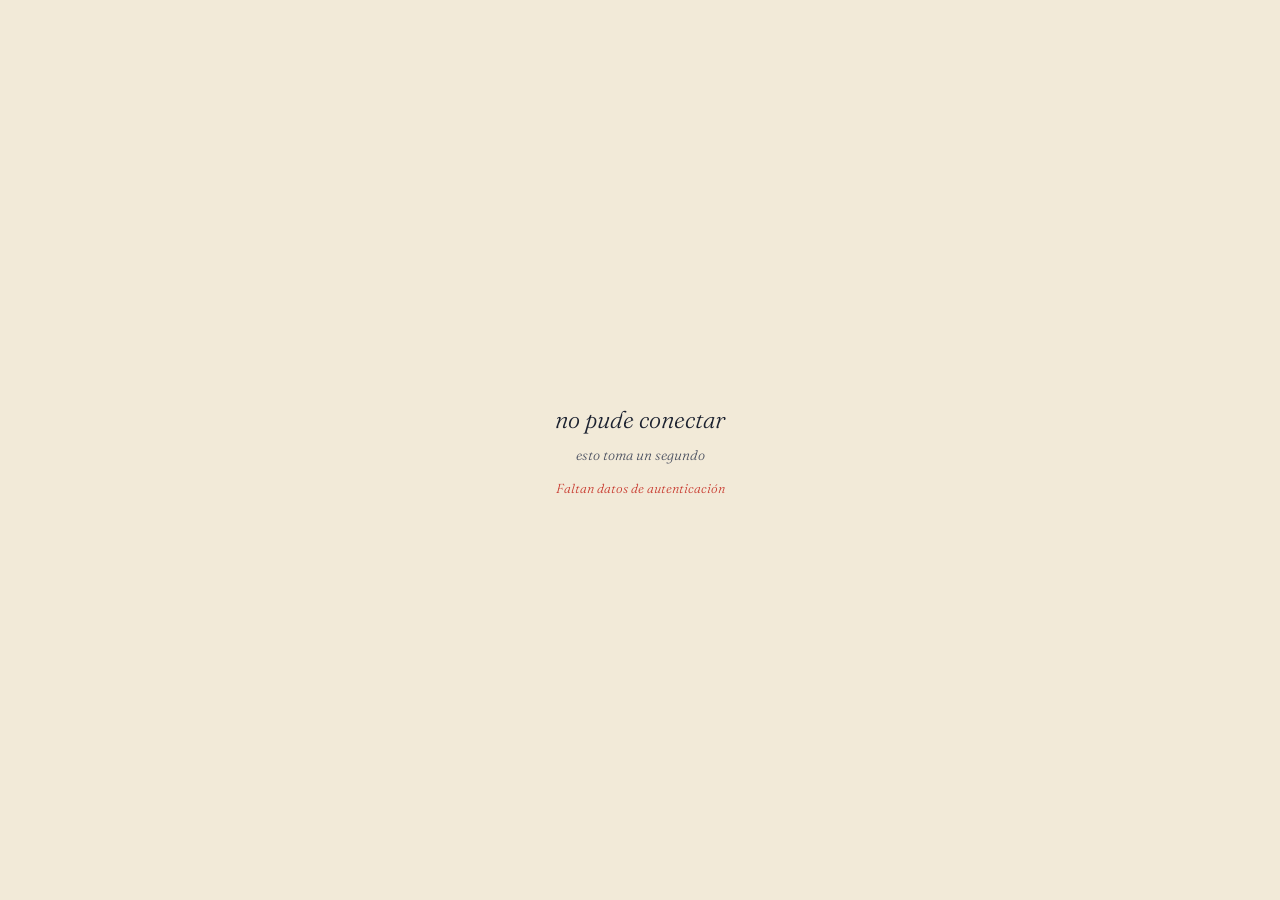
<file: callback.html>
<!DOCTYPE html>
<html lang="es">
<head>
<meta charset="UTF-8">
<title>conectando con spotify...</title>
<link href="https://fonts.googleapis.com/css2?family=Fraunces:ital,wght@0,300;1,300&display=swap" rel="stylesheet">
<style>
  body {
    margin: 0;
    height: 100vh;
    background: #F2EAD8;
    color: #1C2230;
    display: flex;
    flex-direction: column;
    align-items: center;
    justify-content: center;
    font-family: 'Fraunces', serif;
    font-style: italic;
    font-weight: 300;
  }
  .msg { font-size: 24px; }
  .sub { font-size: 14px; color: #4A5060; margin-top: 12px; }
  .err { color: #C8392E; margin-top: 16px; font-size: 13px; max-width: 400px; text-align: center; }
</style>
</head>
<body>
  <div class="msg" id="msg">conectando con spotify…</div>
  <div class="sub">esto toma un segundo</div>
  <div class="err" id="err" hidden></div>

<script>
const CLIENT_ID = '9074170a641e46c8a361bc82bce924e5'; // Mismo Client ID que en script.js
const REDIRECT_URI = 'https://fr-c-s-08.github.io/FDD_Paco/callback.html';
const HOME = 'https://fr-c-s-08.github.io/FDD_Paco/';

async function exchangeCode() {
  const params = new URLSearchParams(window.location.search);
  const code = params.get('code');
  const error = params.get('error');
  const verifier = localStorage.getItem('spotify_code_verifier');

  if (error) {
    showError(`Spotify devolvió un error: ${error}`);
    return;
  }
  if (!code || !verifier) {
    showError('Faltan datos de autenticación');
    return;
  }

  try {
    const res = await fetch('https://accounts.spotify.com/api/token', {
      method: 'POST',
      headers: { 'Content-Type': 'application/x-www-form-urlencoded' },
      body: new URLSearchParams({
        client_id: CLIENT_ID,
        grant_type: 'authorization_code',
        code,
        redirect_uri: REDIRECT_URI,
        code_verifier: verifier,
      }),
    });

    const data = await res.json();

    if (!res.ok || !data.access_token) {
      showError(`Error: ${data.error_description || data.error || 'desconocido'}`);
      return;
    }

    localStorage.setItem('spotify_access_token', data.access_token);
    if (data.refresh_token) {
      localStorage.setItem('spotify_refresh_token', data.refresh_token);
    }
    localStorage.setItem('spotify_expires_at', Date.now() + (data.expires_in * 1000));
    localStorage.removeItem('spotify_code_verifier');

    document.getElementById('msg').textContent = '¡conectado! redirigiendo…';
    setTimeout(() => { window.location = HOME; }, 600);

  } catch (e) {
    showError(`Error de red: ${e.message}`);
  }
}

function showError(text) {
  document.getElementById('msg').textContent = 'no pude conectar';
  const err = document.getElementById('err');
  err.textContent = text;
  err.hidden = false;
  setTimeout(() => { window.location = HOME; }, 4000);
}

exchangeCode();
</script>
</body>
</html>
</file>
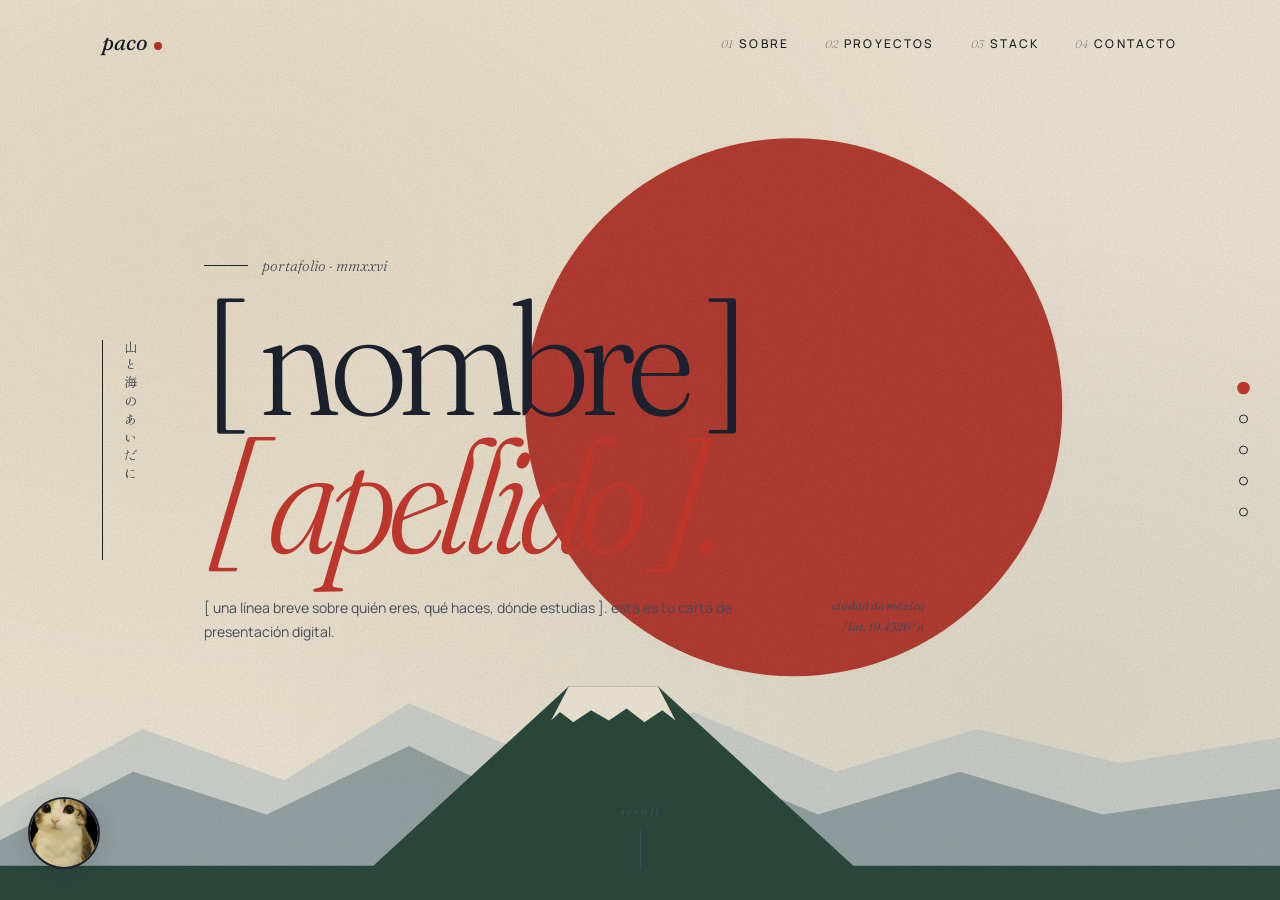
<file: index_FDD.html>
<!DOCTYPE html>
<html lang="es">
<head>
<meta charset="UTF-8">
<meta name="viewport" content="width=device-width, initial-scale=1.0">
<title>paco · personal site</title>
<link rel="preconnect" href="https://fonts.googleapis.com">
<link rel="preconnect" href="https://fonts.gstatic.com" crossorigin>
<link href="https://fonts.googleapis.com/css2?family=Fraunces:ital,opsz,wght,SOFT@0,9..144,300..900,0..100;1,9..144,300..900,0..100&family=Manrope:wght@300..700&family=Shippori+Mincho:wght@400;600&display=swap" rel="stylesheet">
<link rel="stylesheet" href="styles.css">
</head>
<body>

<!-- TOP NAV -->
<nav class="topnav">
  <div class="brand">paco<span class="dot"></span></div>
  <ul>
    <li><a href="#about">sobre</a></li>
    <li><a href="#projects">proyectos</a></li>
    <li><a href="#stack">stack</a></li>
    <li><a href="#contact">contacto</a></li>
  </ul>
</nav>

<!-- SIDE DOTS -->
<aside class="dots">
  <a href="#hero" data-target="hero" class="active"><span>inicio</span></a>
  <a href="#about" data-target="about"><span>sobre mí</span></a>
  <a href="#projects" data-target="projects"><span>proyectos</span></a>
  <a href="#stack" data-target="stack"><span>stack</span></a>
  <a href="#contact" data-target="contact"><span>contacto</span></a>
</aside>

<main class="scroller">

  <!-- ============ HERO ============ -->
  <section id="hero" class="slide">
    <div class="sun"></div>
    <svg class="mountain" viewBox="0 0 1440 400" preserveAspectRatio="none">
      <path d="M0,400 L0,290 L160,200 L320,260 L460,170 L620,240 L780,180 L940,250 L1100,200 L1260,240 L1440,210 L1440,400 Z" fill="#B8C5C9" opacity="0.55"/>
      <path d="M0,400 L0,330 L150,250 L300,300 L460,220 L600,290 L760,230 L920,300 L1080,250 L1240,300 L1440,270 L1440,400 Z" fill="#7A8B91" opacity="0.65"/>
      <path d="M0,400 L0,360 L420,360 L640,150 L740,150 L960,360 L1440,360 L1440,400 Z" fill="#2C4A3E"/>
      <path d="M620,190 L640,150 L740,150 L760,190 L745,178 L725,192 L705,176 L685,190 L665,178 L645,192 L630,180 Z" fill="#F2EAD8"/>
    </svg>

    <div class="hero-grid">
      <div class="hero-jp">山と海のあいだに</div>
      <div>
        <div class="hero-eyebrow reveal">portafolio · mmxxvi</div>
        <h1 class="hero-name reveal delay-1">[ nombre ]<br><span class="italic">[ apellido ].</span></h1>
        <div class="hero-sub reveal delay-2">
          <p>[ una línea breve sobre quién eres, qué haces, dónde estudias ]. esta es tu carta de presentación digital.</p>
          <div class="meta">
            ciudad de méxico<br>
            / lat. 19.4326° n
          </div>
        </div>
      </div>
    </div>

    <div class="scroll-hint">
      <span>scroll</span>
      <div class="line"></div>
    </div>
  </section>

  <!-- ============ ABOUT ============ -->
  <section id="about" class="slide">
    <div class="slide-num"><span>01</span>sobre mí</div>
    <div class="about-grid">
      <div class="about-left">
        <div class="about-jp reveal">私について</div>
        <h2 class="section-title reveal delay-1">una <span class="it">breve</span><br>introducción.</h2>
        <p class="reveal delay-2">[ párrafo uno ] espacio para una descripción personal corta — quién eres, qué te interesa, qué estás construyendo ahora. dos o tres oraciones cuidadas, sin sonar a linkedin.</p>
        <p class="reveal delay-3">[ párrafo dos ] aquí va lo que te apasiona fuera del código — música, libros, calle, fierro, lo que defina tu mood actual.</p>
      </div>
      <div class="about-right reveal delay-2">
        <span class="corner tl">— retrato</span>
        <span>[ imagen<br>placeholder ]</span>
        <span class="corner br">cdmx · 2026</span>
      </div>
    </div>
  </section>

  <!-- ============ PROJECTS ============ -->
  <section id="projects" class="slide">
    <div class="slide-num"><span>02</span>proyectos</div>
    <div class="projects-header">
      <h2 class="section-title">trabajos <span class="it">recientes.</span></h2>
      <p>una selección de cosas que he construido — del código al fierro.</p>
    </div>
    <div class="projects-grid">
      <article class="project-card">
        <div class="pc-top"><span class="pc-num">— 01</span><span class="pc-tag">tag</span></div>
        <div><div class="pc-title">[ proyecto uno ]</div><div class="pc-desc">descripción · stack</div></div>
      </article>
      <article class="project-card">
        <div class="pc-top"><span class="pc-num">— 02</span><span class="pc-tag">tag</span></div>
        <div><div class="pc-title">[ proyecto dos ]</div><div class="pc-desc">descripción · stack</div></div>
      </article>
      <article class="project-card">
        <div class="pc-top"><span class="pc-num">— 03</span><span class="pc-tag">tag</span></div>
        <div><div class="pc-title">[ proyecto tres ]</div><div class="pc-desc">descripción · stack</div></div>
      </article>
      <article class="project-card">
        <div class="pc-top"><span class="pc-num">— 04</span><span class="pc-tag">tag</span></div>
        <div><div class="pc-title">[ proyecto cuatro ]</div><div class="pc-desc">descripción · stack</div></div>
      </article>
    </div>
  </section>

  <!-- ============ STACK ============ -->
  <section id="stack" class="slide">
    <div class="slide-num"><span>03</span>stack</div>
    <div class="stack-wrap">
      <div class="stack-header">
        <h2 class="section-title">herramientas <span class="it">de trabajo.</span></h2>
        <p>lo que uso día a día — entre clases, proyectos y experimentos.</p>
      </div>
      <div class="stack-list">
        <div class="stack-item"><small>lenguaje</small>[ tool 01 ]</div>
        <div class="stack-item"><small>lenguaje</small>[ tool 02 ]</div>
        <div class="stack-item"><small>data</small>[ tool 03 ]</div>
        <div class="stack-item"><small>ml</small>[ tool 04 ]</div>
        <div class="stack-item"><small>web</small>[ tool 05 ]</div>
        <div class="stack-item"><small>embedded</small>[ tool 06 ]</div>
        <div class="stack-item"><small>tooling</small>[ tool 07 ]</div>
        <div class="stack-item"><small>otros</small>[ tool 08 ]</div>
      </div>
    </div>
  </section>

  <!-- ============ CONTACT ============ -->
  <section id="contact" class="slide">
    <div class="petal p1"></div>
    <div class="petal p2"></div>
    <div class="petal p3"></div>
    <div class="slide-num"><span>04</span>contacto</div>
    <div class="contact-jp">こんにちは</div>
    <h2 class="contact-title">hablemos<br><span class="it">un rato.</span></h2>
    <a href="mailto:[ correo ]" class="contact-mail">[ tu correo aquí ] →</a>
    <ul class="contact-links">
      <li><a href="#">github</a></li>
      <li><a href="#">linkedin</a></li>
      <li><a href="#">instagram</a></li>
      <li><a href="#">cv pdf</a></li>
    </ul>
    <div class="footer">
      <span>© mmxxvi — boceto</span>
      <span>diseñado con calma desde cdmx</span>
    </div>
  </section>

</main>

<!-- ============ CHAT WIDGET ============ -->
<div class="chat-widget" id="chatWidget">
  <!-- Mascota flotante -->
  <button class="mascot" id="mascotBtn" aria-label="Abrir chat">
    <img src="mascot.png" alt="mascot" class="mascot-img">
    <span class="mascot-pulse"></span>
  </button>

  <!-- Ventana de chat -->
  <div class="chat-window" id="chatWindow">
    <div class="chat-header">
      <div class="chat-title">
        <span class="chat-status" id="chatStatus"></span>
        <span>tu dj personal</span>
      </div>
      <button class="chat-close" id="chatClose" aria-label="Cerrar">×</button>
    </div>

    <div class="chat-messages" id="chatMessages">
      <div class="msg msg-mascot">
        miau · soy tu dj. dime qué quieres escuchar y te lo pongo.
      </div>
    </div>

    <!-- Botón login Spotify (se muestra si no hay sesión) -->
    <div class="chat-login" id="chatLogin">
      <button class="spotify-btn" id="spotifyLogin">
        conectar con spotify
      </button>
      <small>(necesitas premium)</small>
    </div>

    <!-- Input de chat (se muestra si hay sesión) -->
    <div class="chat-input-wrap" id="chatInputWrap" hidden>
      <input
        type="text"
        class="chat-input"
        id="chatInput"
        placeholder="ponme algo..."
        autocomplete="off">
    </div>
  </div>
</div>

<script src="https://sdk.scdn.co/spotify-player.js"></script>
<script src="script.js"></script>

</body>
</html>
</file>
<file: styles.css>
:root {
  --cream: #F2EAD8;
  --cream-2: #E9DEC4;
  --ink: #1C2230;
  --ink-soft: #4A5060;
  --sun: #C8392E;
  --sun-deep: #A82C24;
  --pine: #2C4A3E;
  --sakura: #E29CA8;
  --mist: #B8C5C9;
}

* { margin: 0; padding: 0; box-sizing: border-box; }

html, body { height: 100%; overflow: hidden; }

body {
  font-family: 'Manrope', sans-serif;
  background: var(--cream);
  color: var(--ink);
  font-weight: 400;
}

body::before {
  content: '';
  position: fixed;
  inset: 0;
  pointer-events: none;
  z-index: 200;
  background-image: url("data:image/svg+xml;utf8,<svg xmlns='http://www.w3.org/2000/svg' width='240' height='240'><filter id='n'><feTurbulence type='fractalNoise' baseFrequency='0.9' numOctaves='2'/><feColorMatrix values='0 0 0 0 0  0 0 0 0 0  0 0 0 0 0  0 0 0 0.22 0'/></filter><rect width='240' height='240' filter='url(%23n)'/></svg>");
  opacity: 0.5;
  mix-blend-mode: multiply;
}

body::after {
  content: '';
  position: fixed;
  inset: 0;
  pointer-events: none;
  z-index: 0;
  background:
    radial-gradient(ellipse at 18% 28%, rgba(184,146,74,0.10) 0%, transparent 60%),
    radial-gradient(ellipse at 82% 78%, rgba(44,74,62,0.08) 0%, transparent 55%);
}

.scroller {
  scroll-snap-type: y mandatory;
  height: 100vh;
  overflow-y: scroll;
  scroll-behavior: smooth;
  scrollbar-width: none;
}
.scroller::-webkit-scrollbar { display: none; }

section.slide {
  scroll-snap-align: start;
  min-height: 100vh;
  padding: 6vh 8vw;
  display: flex;
  position: relative;
}

/* === TOP NAV === */
.topnav {
  position: fixed; top: 0; left: 0; right: 0;
  padding: 28px 8vw;
  display: flex; justify-content: space-between; align-items: center;
  z-index: 150;
  mix-blend-mode: multiply;
}
.topnav .brand {
  font-family: 'Fraunces', serif;
  font-style: italic; font-weight: 400;
  font-size: 22px; letter-spacing: -0.01em;
  display: flex; align-items: baseline; gap: 6px;
}
.topnav .brand .dot {
  width: 8px; height: 8px; border-radius: 50%;
  background: var(--sun); display: inline-block;
}
.topnav ul { display: flex; gap: 36px; list-style: none; counter-reset: navi; }
.topnav li { counter-increment: navi; }
.topnav a {
  color: var(--ink); text-decoration: none;
  font-size: 12px; letter-spacing: 0.18em;
  text-transform: uppercase; font-weight: 500;
  transition: color 0.3s;
  display: inline-flex; align-items: baseline; gap: 6px;
}
.topnav a::before {
  content: counter(navi, decimal-leading-zero);
  font-family: 'Fraunces', serif; font-style: italic;
  text-transform: none; font-weight: 300;
  opacity: 0.45; font-size: 11px; letter-spacing: 0;
}
.topnav a:hover { color: var(--sun); }

/* === SIDE DOTS === */
.dots {
  position: fixed; right: 32px; top: 50%;
  transform: translateY(-50%);
  display: flex; flex-direction: column; gap: 22px;
  z-index: 150;
}
.dots a {
  width: 9px; height: 9px; border-radius: 50%;
  border: 1px solid var(--ink); background: transparent;
  transition: all 0.4s; display: block; position: relative;
}
.dots a.active {
  background: var(--sun); border-color: var(--sun);
  transform: scale(1.4);
}
.dots a span {
  position: absolute; right: 22px; top: 50%;
  transform: translateY(-50%);
  font-family: 'Fraunces', serif; font-style: italic;
  font-size: 11px; white-space: nowrap;
  opacity: 0; transition: opacity 0.3s;
  pointer-events: none; color: var(--ink);
}
.dots a:hover span { opacity: 0.8; }

/* === HERO === */
#hero { align-items: center; position: relative; overflow: hidden; }
.sun {
  position: absolute;
  width: clamp(360px, 42vw, 560px);
  aspect-ratio: 1; border-radius: 50%;
  background: var(--sun);
  top: 50%; left: 62%;
  transform: translate(-50%, -58%);
  z-index: 1; opacity: 0.95;
}
.sun::before {
  content: ''; position: absolute; inset: -40px;
  border-radius: 50%;
  background: radial-gradient(circle, rgba(200,57,46,0.20) 0%, transparent 65%);
}
.sun::after {
  content: ''; position: absolute; inset: 0; border-radius: 50%;
  background-image: url("data:image/svg+xml;utf8,<svg xmlns='http://www.w3.org/2000/svg' width='200' height='200'><filter id='n'><feTurbulence type='fractalNoise' baseFrequency='0.9' numOctaves='2'/><feColorMatrix values='0 0 0 0 0  0 0 0 0 0  0 0 0 0 0  0 0 0 0.5 0'/></filter><rect width='200' height='200' filter='url(%23n)'/></svg>");
  mix-blend-mode: multiply; opacity: 0.4;
}

.mountain {
  position: absolute; bottom: 0; left: 0; right: 0;
  width: 100%; height: 38vh;
  z-index: 2; pointer-events: none;
}

.hero-grid {
  display: grid; grid-template-columns: auto 1fr;
  width: 100%; align-items: center; gap: 5vw;
  position: relative; z-index: 3;
}
.hero-jp {
  writing-mode: vertical-rl; text-orientation: mixed;
  font-family: 'Shippori Mincho', serif;
  font-size: 13px; letter-spacing: 0.4em;
  color: var(--ink-soft);
  border-left: 1px solid var(--ink);
  padding: 0 0 0 18px; height: 220px;
}
.hero-eyebrow {
  font-family: 'Fraunces', serif; font-style: italic;
  font-weight: 300; font-size: 15px; margin-bottom: 14px;
  display: flex; align-items: center; gap: 14px;
  color: var(--ink-soft);
}
.hero-eyebrow::before { content: ''; width: 44px; height: 1px; background: var(--ink); }
.hero-name {
  font-family: 'Fraunces', serif; font-weight: 300;
  font-size: clamp(64px, 12.5vw, 200px);
  line-height: 0.86; letter-spacing: -0.045em;
  font-variation-settings: 'SOFT' 50;
}
.hero-name .italic {
  font-style: italic; font-weight: 300; color: var(--sun);
}
.hero-sub {
  display: flex; gap: 5vw; margin-top: 32px;
  font-size: 14px; line-height: 1.7;
  color: var(--ink-soft); max-width: 720px;
}
.hero-sub p { flex: 1; }
.hero-sub .meta {
  font-family: 'Fraunces', serif; font-style: italic;
  font-size: 12px; text-align: right;
  color: var(--ink-soft); white-space: nowrap;
}

.scroll-hint {
  position: absolute; bottom: 30px; left: 50%;
  transform: translateX(-50%);
  display: flex; flex-direction: column; align-items: center; gap: 12px;
  font-family: 'Fraunces', serif; font-style: italic;
  font-size: 11px; letter-spacing: 0.2em;
  color: var(--ink-soft); z-index: 4;
}
.scroll-hint .line {
  width: 1px; height: 40px; background: var(--ink-soft);
  animation: scrollPulse 2s infinite;
}
@keyframes scrollPulse {
  0%, 100% { transform: scaleY(1); opacity: 0.5; }
  50% { transform: scaleY(1.4); opacity: 1; }
}

/* === SLIDE NUM === */
.slide-num {
  position: absolute; top: 6vh; right: 8vw;
  font-family: 'Fraunces', serif; font-style: italic;
  font-size: 13px; color: var(--ink-soft);
  display: flex; align-items: center; gap: 12px;
}
.slide-num span {
  font-family: 'Fraunces', serif; font-weight: 300;
  font-size: 56px; line-height: 1;
  color: var(--sun); opacity: 0.45;
}

/* === ABOUT === */
#about { align-items: center; }
.about-grid {
  display: grid; grid-template-columns: 1.2fr 1fr;
  gap: 8vw; width: 100%; align-items: center;
}
.about-jp {
  font-family: 'Shippori Mincho', serif;
  font-size: 14px; letter-spacing: 0.3em;
  color: var(--sun); margin-bottom: 24px;
}
.section-title {
  font-family: 'Fraunces', serif; font-weight: 300;
  font-size: clamp(48px, 7vw, 96px);
  line-height: 0.95; letter-spacing: -0.03em;
  margin-bottom: 32px;
}
.section-title .it { font-style: italic; color: var(--sun); }
.about-left p {
  font-size: 15px; line-height: 1.8;
  color: var(--ink-soft); margin-bottom: 20px;
  max-width: 540px;
}
.about-right {
  aspect-ratio: 4/5; background: var(--cream-2);
  border: 1px solid var(--ink-soft);
  display: flex; align-items: center; justify-content: center;
  font-family: 'Fraunces', serif; font-style: italic;
  font-size: 13px; color: var(--ink-soft);
  position: relative;
  overflow: hidden;
}
.retrato-img {
  position: absolute; inset: 0;
  width: 100%; height: 100%;
  object-fit: cover;
  display: block;
  filter: grayscale(0.15) contrast(1.02);
}
.retrato-fallback {
  display: none;
}
.about-right .corner {
  position: absolute; font-size: 10px;
  letter-spacing: 0.1em; text-transform: uppercase;
  font-style: normal; font-family: 'Manrope', sans-serif;
  color: var(--cream);
  background: rgba(28,34,48,0.55);
  padding: 4px 8px;
  z-index: 2;
}
.about-right .tl { top: 12px; left: 12px; }
.about-right .br { bottom: 12px; right: 12px; }

/* === PROJECTS === */
#projects { flex-direction: column; align-items: stretch; }
.projects-header {
  display: flex; justify-content: space-between;
  align-items: flex-end; margin-bottom: 6vh;
}
.projects-header p {
  font-family: 'Fraunces', serif; font-style: italic;
  font-size: 14px; color: var(--ink-soft); max-width: 280px;
}
.projects-grid {
  display: grid; grid-template-columns: 1fr 1fr;
  gap: 24px; flex: 1;
}
.project-card {
  background: var(--cream-2);
  border: 1px solid rgba(28,34,48,0.15);
  padding: 32px; display: flex; flex-direction: column;
  justify-content: space-between;
  transition: all 0.4s cubic-bezier(.2,.8,.2,1);
  cursor: pointer; min-height: 220px;
  text-decoration: none; color: inherit;
  position: relative; overflow: hidden;
}
.project-card::before {
  content: '';
  position: absolute; inset: 0;
  background-image: var(--bg-image);
  background-size: cover;
  background-position: center;
  filter: blur(4px) saturate(0.85);
  opacity: 0;
  transition: opacity 0.4s cubic-bezier(.2,.8,.2,1);
  z-index: 0;
  transform: scale(1.08);
}
.project-card:hover::before {
  opacity: 0.55;
}
.project-card > * {
  position: relative;
  z-index: 1;
}
.project-card:hover {
  background: var(--ink); color: var(--cream);
  transform: translateY(-4px);
}
.project-card:hover .pc-num,
.project-card:hover .pc-tag,
.project-card:hover .pc-desc { color: var(--cream-2); }
.pc-top { display: flex; justify-content: space-between; }
.pc-num {
  font-family: 'Fraunces', serif; font-style: italic;
  font-size: 13px; color: var(--ink-soft);
}
.pc-tag {
  font-size: 10px; letter-spacing: 0.2em;
  text-transform: uppercase; color: var(--ink-soft);
  border: 1px solid currentColor; padding: 4px 10px;
}
.pc-title {
  font-family: 'Fraunces', serif; font-weight: 300;
  font-size: 32px; letter-spacing: -0.02em;
  margin-bottom: 8px;
}
.pc-desc { font-size: 13px; color: var(--ink-soft); }

/* === JUEGO === */
#juego { flex-direction: column; align-items: stretch; }
.game-wrap {
  display: flex; flex-direction: column;
  gap: 4vh; flex: 1;
}
.game-header { max-width: 600px; }
.game-header p {
  font-family: 'Fraunces', serif; font-style: italic;
  font-size: 14px; color: var(--ink-soft); max-width: 480px;
  margin-top: 8px;
}

.games-carousel {
  align-self: center;
  width: 100%;
  max-width: 548px;
}

.carousel-header {
  display: flex; align-items: center; justify-content: space-between;
  margin-bottom: 16px;
}
.carousel-arrow {
  background: transparent; border: 1px solid rgba(28,34,48,0.2);
  width: 44px; height: 44px;
  font-family: 'Manrope', sans-serif;
  font-size: 18px;
  color: var(--ink); cursor: pointer;
  transition: all 0.2s;
  display: flex; align-items: center; justify-content: center;
}
.carousel-arrow:hover {
  background: var(--ink); color: var(--cream);
}
.carousel-info {
  display: flex; flex-direction: column; align-items: center; gap: 4px;
  text-align: center;
}
.carousel-counter {
  font-family: 'Manrope', sans-serif;
  font-size: 10px; letter-spacing: 0.25em;
  text-transform: uppercase; color: var(--sun);
}
.carousel-name {
  font-family: 'Fraunces', serif; font-weight: 300;
  font-size: 22px; letter-spacing: -0.01em;
}

.carousel-viewport {
  background: var(--cream-2);
  border: 1px solid rgba(28,34,48,0.15);
  padding: 24px;
  overflow: hidden;
}
.carousel-track {
  display: flex;
  transition: transform 0.45s cubic-bezier(.2,.8,.2,1);
}
.game-slide {
  flex: 0 0 100%;
  min-width: 100%;
  box-sizing: border-box;
}

.game-stats {
  display: flex; gap: 32px;
  margin-bottom: 16px;
}
.game-stat {
  font-family: 'Fraunces', serif; font-weight: 300;
  font-size: 28px; letter-spacing: -0.02em;
  display: flex; align-items: baseline; gap: 12px;
}
.game-stat small {
  font-family: 'Manrope', sans-serif;
  font-size: 10px; letter-spacing: 0.2em;
  text-transform: uppercase; color: var(--sun);
}
.canvas-wrap {
  position: relative;
  width: 100%;
}
.canvas-wrap canvas {
  display: block;
  width: 100%; height: auto;
  background: var(--cream);
  border: 1px solid rgba(28,34,48,0.2);
  touch-action: none;
}
.game-overlay {
  position: absolute; inset: 0;
  background: rgba(242, 234, 216, 0.94);
  display: flex; align-items: center; justify-content: center;
  transition: opacity 0.3s;
}
.game-overlay.hidden { opacity: 0; pointer-events: none; }
.overlay-content { text-align: center; padding: 0 20px; }
.overlay-text {
  font-family: 'Fraunces', serif; font-style: italic;
  font-size: clamp(18px, 2.5vw, 24px);
  color: var(--ink); margin-bottom: 24px;
}
.play-btn {
  font-family: 'Manrope', sans-serif;
  font-size: 11px; letter-spacing: 0.25em;
  text-transform: uppercase;
  background: var(--ink); color: var(--cream);
  border: none; padding: 14px 32px; cursor: pointer;
  transition: all 0.2s;
}
.play-btn:hover { background: var(--sun); }

/* === CONTACT === */
#contact {
  flex-direction: column; align-items: center; justify-content: center;
  text-align: center; position: relative;
}
.contact-jp {
  font-family: 'Shippori Mincho', serif;
  font-size: 18px; letter-spacing: 0.3em;
  color: var(--sun); margin-bottom: 24px;
}
.contact-title {
  font-family: 'Fraunces', serif; font-weight: 300;
  font-size: clamp(64px, 10vw, 140px);
  line-height: 0.95; letter-spacing: -0.04em;
  margin-bottom: 48px;
}
.contact-title .it { font-style: italic; color: var(--sun); }
.contact-mail {
  font-family: 'Fraunces', serif; font-style: italic;
  font-size: 24px; color: var(--ink); text-decoration: none;
  border-bottom: 1px solid var(--ink);
  padding-bottom: 4px; transition: color 0.3s;
}
.contact-mail:hover { color: var(--sun); }
.contact-links {
  display: flex; gap: 32px; list-style: none;
  margin-top: 48px;
}
.contact-links a {
  color: var(--ink-soft); text-decoration: none;
  font-size: 12px; letter-spacing: 0.18em;
  text-transform: uppercase; transition: color 0.3s;
}
.contact-links a:hover { color: var(--sun); }
.footer {
  position: absolute; bottom: 32px; left: 8vw; right: 8vw;
  display: flex; justify-content: space-between;
  font-size: 11px; color: var(--ink-soft);
  font-family: 'Fraunces', serif; font-style: italic;
}

.petal {
  position: absolute; width: 22px; height: 22px;
  background: var(--sakura); border-radius: 0 100% 0 100%;
  opacity: 0.6;
}
.petal.p1 { top: 18%; left: 12%; transform: rotate(20deg); }
.petal.p2 { top: 28%; right: 16%; transform: rotate(-30deg); width: 16px; height: 16px; opacity: 0.5; }
.petal.p3 { bottom: 22%; left: 20%; transform: rotate(60deg); width: 14px; height: 14px; opacity: 0.45; }

/* === REVEAL === */
.reveal { opacity: 0; transform: translateY(28px); transition: opacity 1s cubic-bezier(.2,.8,.2,1), transform 1s cubic-bezier(.2,.8,.2,1); }
.reveal.visible { opacity: 1; transform: translateY(0); }
.delay-1 { transition-delay: 0.12s; }
.delay-2 { transition-delay: 0.24s; }
.delay-3 { transition-delay: 0.36s; }

/* ============================================
   CHAT WIDGET
   ============================================ */
.chat-widget {
  position: fixed;
  bottom: 28px;
  left: 28px;
  z-index: 250;
}

.mascot {
  width: 72px; height: 72px;
  border-radius: 50%;
  border: 2px solid var(--ink);
  background: var(--cream-2);
  cursor: pointer;
  position: relative;
  padding: 0;
  overflow: hidden;
  transition: transform 0.3s cubic-bezier(.2,.8,.2,1), box-shadow 0.3s;
  box-shadow: 0 4px 20px rgba(28,34,48,0.15);
}
.mascot:hover {
  transform: scale(1.08) rotate(-3deg);
  box-shadow: 0 8px 28px rgba(28,34,48,0.25);
}
.mascot:active { transform: scale(0.96); }

.mascot-img {
  width: 100%; height: 100%;
  object-fit: cover;
  object-position: center 25%;
  display: block;
  mix-blend-mode: multiply;
}

.mascot-pulse {
  position: absolute;
  inset: -4px;
  border-radius: 50%;
  border: 2px solid var(--sun);
  opacity: 0;
  pointer-events: none;
}
.mascot.thinking .mascot-pulse {
  animation: mascotPulse 1.4s ease-out infinite;
}
@keyframes mascotPulse {
  0% { transform: scale(0.95); opacity: 0.8; }
  100% { transform: scale(1.25); opacity: 0; }
}

.chat-window {
  position: absolute;
  bottom: 92px;
  left: 0;
  width: 340px;
  max-width: calc(100vw - 56px);
  background: var(--cream);
  border: 1px solid var(--ink);
  display: flex;
  flex-direction: column;
  opacity: 0;
  pointer-events: none;
  transform: translateY(12px) scale(0.96);
  transform-origin: bottom left;
  transition: opacity 0.28s cubic-bezier(.2,.8,.2,1), transform 0.28s cubic-bezier(.2,.8,.2,1);
  box-shadow: 0 16px 48px rgba(28,34,48,0.18);
  font-family: 'Manrope', sans-serif;
  overflow: hidden;
}
.chat-window.open {
  opacity: 1;
  pointer-events: auto;
  transform: translateY(0) scale(1);
}

.chat-header {
  padding: 14px 18px;
  display: flex;
  justify-content: space-between;
  align-items: center;
  border-bottom: 1px solid rgba(28,34,48,0.15);
  background: var(--cream-2);
}
.chat-title {
  display: flex;
  align-items: center;
  gap: 10px;
  font-family: 'Fraunces', serif;
  font-style: italic;
  font-size: 15px;
}
.chat-status {
  width: 8px; height: 8px;
  border-radius: 50%;
  background: var(--mist);
  display: inline-block;
  transition: background 0.3s;
}
.chat-status.online { background: #6BBF59; }
.chat-status.error { background: var(--sun); }
.chat-close {
  background: none;
  border: none;
  font-size: 22px;
  line-height: 1;
  cursor: pointer;
  color: var(--ink-soft);
  padding: 0 4px;
  transition: color 0.2s;
}
.chat-close:hover { color: var(--sun); }

.chat-messages {
  padding: 16px;
  height: 280px;
  overflow-y: auto;
  display: flex;
  flex-direction: column;
  gap: 10px;
  scrollbar-width: thin;
}
.chat-messages::-webkit-scrollbar { width: 4px; }
.chat-messages::-webkit-scrollbar-thumb {
  background: rgba(28,34,48,0.2);
  border-radius: 2px;
}

.msg {
  font-size: 13px;
  line-height: 1.5;
  padding: 10px 14px;
  max-width: 85%;
  word-wrap: break-word;
}
.msg-user {
  align-self: flex-end;
  background: var(--ink);
  color: var(--cream);
  border-radius: 14px 14px 2px 14px;
}
.msg-mascot {
  align-self: flex-start;
  background: var(--cream-2);
  color: var(--ink);
  border-radius: 14px 14px 14px 2px;
}
.msg small {
  display: block;
  margin-top: 6px;
  font-size: 11px;
  opacity: 0.7;
  font-style: italic;
}
.msg.loading {
  font-style: italic;
  opacity: 0.6;
}
.msg .track-link {
  display: inline-block;
  margin-top: 6px;
  font-size: 11px;
  color: var(--sun);
  text-decoration: none;
  border-bottom: 1px solid var(--sun);
}

/* === NOW PLAYING (controles de reproducción) === */
.now-playing {
  padding: 14px 16px 12px;
  border-top: 1px solid rgba(28,34,48,0.15);
  background: var(--cream-2);
}
.np-progress {
  display: flex;
  align-items: center;
  gap: 8px;
  margin-bottom: 10px;
  font-variant-numeric: tabular-nums;
}
.np-time {
  font-size: 10px;
  color: var(--ink-soft);
  min-width: 28px;
}
.np-time:last-child { text-align: right; }
.np-bar {
  flex: 1;
  height: 3px;
  background: rgba(28,34,48,0.18);
  border-radius: 2px;
  cursor: pointer;
  position: relative;
  overflow: hidden;
}
.np-bar:hover { height: 5px; }
.np-bar-fill {
  height: 100%;
  background: var(--ink);
  border-radius: 2px;
  width: 0%;
  transition: width 0.5s linear;
}
.np-controls {
  display: flex;
  justify-content: center;
  align-items: center;
  gap: 14px;
}
.np-btn {
  background: none;
  border: none;
  cursor: pointer;
  padding: 4px;
  color: var(--ink-soft);
  display: flex;
  align-items: center;
  justify-content: center;
  transition: color 0.2s, transform 0.15s;
  border-radius: 50%;
}
.np-btn:hover {
  color: var(--ink);
  transform: scale(1.1);
}
.np-btn.active {
  color: var(--sun);
}
.np-btn-main {
  width: 36px;
  height: 36px;
  background: var(--ink);
  color: var(--cream);
}
.np-btn-main:hover {
  background: var(--sun-deep);
  color: var(--cream);
  transform: scale(1.05);
}
.np-btn svg { display: block; }

/* === LOGIN === */
.chat-login {
  padding: 16px;
  border-top: 1px solid rgba(28,34,48,0.15);
  display: flex;
  flex-direction: column;
  align-items: center;
  gap: 6px;
}
.chat-login small {
  font-family: 'Fraunces', serif;
  font-style: italic;
  font-size: 11px;
  color: var(--ink-soft);
}
.spotify-btn {
  background: #1DB954;
  color: white;
  border: none;
  padding: 10px 22px;
  font-family: 'Manrope', sans-serif;
  font-size: 12px;
  letter-spacing: 0.15em;
  text-transform: uppercase;
  font-weight: 600;
  cursor: pointer;
  border-radius: 999px;
  transition: background 0.2s, transform 0.2s;
}
.spotify-btn:hover { background: #1ed760; transform: scale(1.03); }
.spotify-btn:active { transform: scale(0.97); }

.chat-input-wrap {
  padding: 12px 16px;
  border-top: 1px solid rgba(28,34,48,0.15);
  background: var(--cream-2);
}
.chat-input {
  width: 100%;
  background: var(--cream);
  border: 1px solid rgba(28,34,48,0.15);
  padding: 10px 14px;
  font-family: 'Manrope', sans-serif;
  font-size: 13px;
  color: var(--ink);
  outline: none;
  transition: border-color 0.2s;
}
.chat-input:focus { border-color: var(--ink); }
.chat-input::placeholder {
  color: var(--ink-soft);
  font-style: italic;
}

/* === RESPONSIVE === */
@media (max-width: 900px) {
  .hero-grid { grid-template-columns: 1fr; }
  .hero-jp { display: none; }
  .hero-sub { flex-direction: column; align-items: flex-start; }
  .hero-sub .meta { text-align: left; }
  .about-grid { grid-template-columns: 1fr; gap: 40px; }
  .projects-grid { grid-template-columns: 1fr; }
  .stack-list { grid-template-columns: repeat(2, 1fr); }
  .stack-item:nth-child(4n) { border-right: 1px solid rgba(28,34,48,0.15); }
  .stack-item:nth-child(2n) { border-right: none; }
  .topnav ul { display: none; }
  .dots { right: 16px; }
  .projects-header, .stack-header { flex-direction: column; align-items: flex-start; gap: 20px; }
  .chat-widget { bottom: 20px; left: 20px; }
  .mascot { width: 60px; height: 60px; }
  .chat-window { bottom: 78px; }
}
</file>
